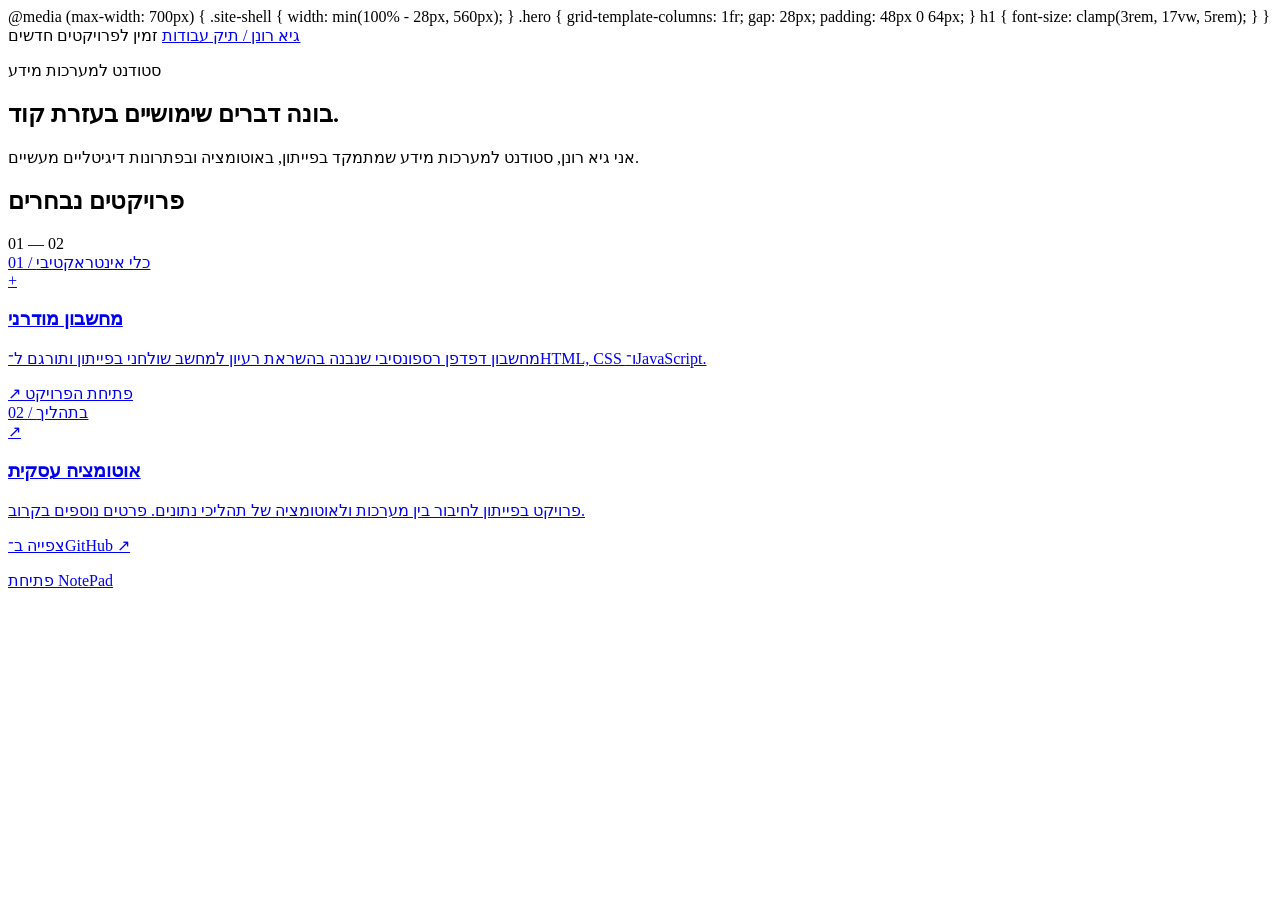
<file: index.html>
@media (max-width: 700px) {            .site-shell { width: min(100% - 28px, 560px); }            .hero { grid-template-columns: 1fr; gap: 28px; padding: 48px 0 64px; }            h1 { font-size: clamp(3rem, 17vw, 5rem); }        }    </style></head><body>    <div class="site-shell">        <header>            <a class="brand" href="index.html">גיא רונן / תיק עבודות</a>            <span class="status">זמין לפרויקטים חדשים</span>        </header>        <main>            <section class="hero">                <div>                    <p class="eyebrow">סטודנט למערכות מידע</p>                    <h1>בונה דברים שימושיים בעזרת קוד.</h1>                </div>                <p class="hero-copy">אני גיא רונן, סטודנט למערכות מידע שמתמקד בפייתון, באוטומציה ובפתרונות דיגיטליים מעשיים.</p>            </section>            <section class="projects" aria-labelledby="projects-title">                <div class="section-heading">                    <h2 id="projects-title">פרויקטים נבחרים</h2>                    <span>01 — 02</span>                </div>                <div class="projects-grid">                    <a class="project-card" href="calculator.html">                        <div>                            <span class="project-number">01 / כלי אינטראקטיבי</span>                            <div class="project-icon" aria-hidden="true">+</div>                            <h3>מחשבון מודרני</h3>                            <p>מחשבון דפדפן רספונסיבי שנבנה בהשראת רעיון למחשב שולחני בפייתון ותורגם ל־HTML, CSS ו־JavaScript.</p>                        </div>                        <span class="project-link">פתיחת הפרויקט <span aria-hidden="true">↗</span></span>                    </a>                    <a class="project-card" href="https://github.com/guy-ronen" target="_blank" rel="noreferrer">                        <div>                            <span class="project-number">02 / בתהליך</span>                            <div class="project-icon" aria-hidden="true">↗</div>                            <h3>אוטומציה עסקית</h3>                            <p>פרויקט בפייתון לחיבור בין מערכות ולאוטומציה של תהליכי נתונים. פרטים נוספים בקרוב.</p>                        </div>                        <span class="project-link">צפייה ב־GitHub <span aria-hidden="true">↗</span></span>                    </a>                </div>            </section>        </main>    </div><p><a href="notepad/">פתיחת NotePad</a></p>
</body></html>
</file>
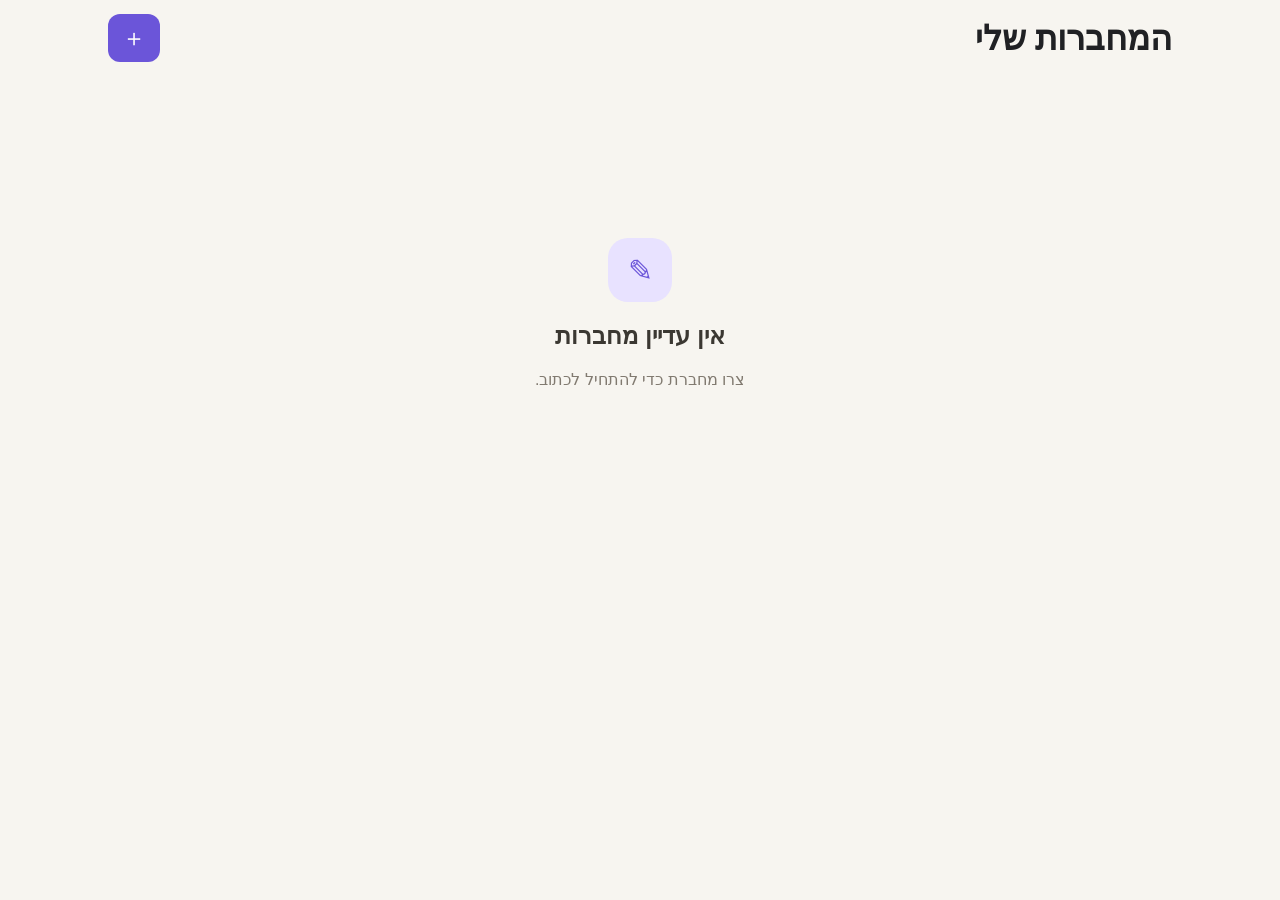
<file: notepad/index.html>
<!doctype html>
<html lang="he" dir="rtl">
<head>
  <meta charset="utf-8">
  <meta name="viewport" content="width=device-width, initial-scale=1, viewport-fit=cover">
  <meta name="theme-color" content="#f7f5f0">
  <link rel="manifest" href="manifest.webmanifest">
  <link rel="stylesheet" href="styles.css">
  <title>NotePad</title>
</head>
<body>
  <main class="app-shell">
    <header class="topbar"><button id="backButton" class="icon-button hidden" aria-label="חזרה">‹</button><h1 id="screenTitle">המחברות שלי</h1><button id="addButton" class="primary-button">＋</button></header>
    <section id="notebooksScreen" class="screen"><div id="notebooksList" class="card-list"></div><div id="emptyNotebooks" class="empty-state hidden"><div class="empty-icon">✎</div><h2>אין עדיין מחברות</h2><p>צרו מחברת כדי להתחיל לכתוב.</p></div></section>
    <section id="pagesScreen" class="screen hidden"><div id="pagesList" class="card-list"></div><div id="emptyPages" class="empty-state hidden"><div class="empty-icon">＋</div><h2>אין עדיין דפים</h2><p>לחצו על ＋ כדי ליצור דף חדש.</p></div></section>
    <section id="editorScreen" class="screen editor-screen hidden">
      <div class="toolbar" aria-label="כלי כתיבה"><button id="toolToggle" class="tool-button active" type="button" aria-label="החלפה בין עט למחק">עט</button><label class="color-control">צבע <input id="colorPicker" type="color" value="#202124"></label><label class="width-control">עובי <input id="widthPicker" type="range" min="1" max="18" value="4"></label><button id="clearButton" class="tool-button">ניקוי דף</button><button id="importButton" class="tool-button">ייבוא PDF</button><button id="exportButton" class="tool-button">ייצוא PDF</button><output id="inputStatus" class="input-status" aria-live="polite">קלט: ממתין לעט</output></div>
      <div id="paperWrap" class="paper-wrap" data-paper="blank"><canvas id="drawingCanvas"></canvas></div>
    </section>
  </main>
  <div id="dialog" class="dialog-backdrop hidden"><form id="newItemForm" class="dialog" autocomplete="off"><h2 id="dialogTitle">מחברת חדשה</h2><input id="itemName" required maxlength="80" placeholder="שם" autofocus><label id="pageTypeField" class="page-type-field hidden">סוג דף<select id="pageType"><option value="blank">ריק</option><option value="ruled">שורות</option><option value="grid">משבצות</option><option value="dotted">נקודות</option><option value="cornell">קורנל</option><option value="music">תווים</option></select></label><div class="dialog-actions"><button type="button" id="cancelDialog" class="tool-button">ביטול</button><button type="submit" class="primary-button">יצירה</button></div></form></div>
  <input id="pdfImporter" type="file" accept="application/pdf" class="hidden">
  <script src="app.js?v=3"></script><script src="canvas.js?v=7"></script>
</body>
</html>
</file>
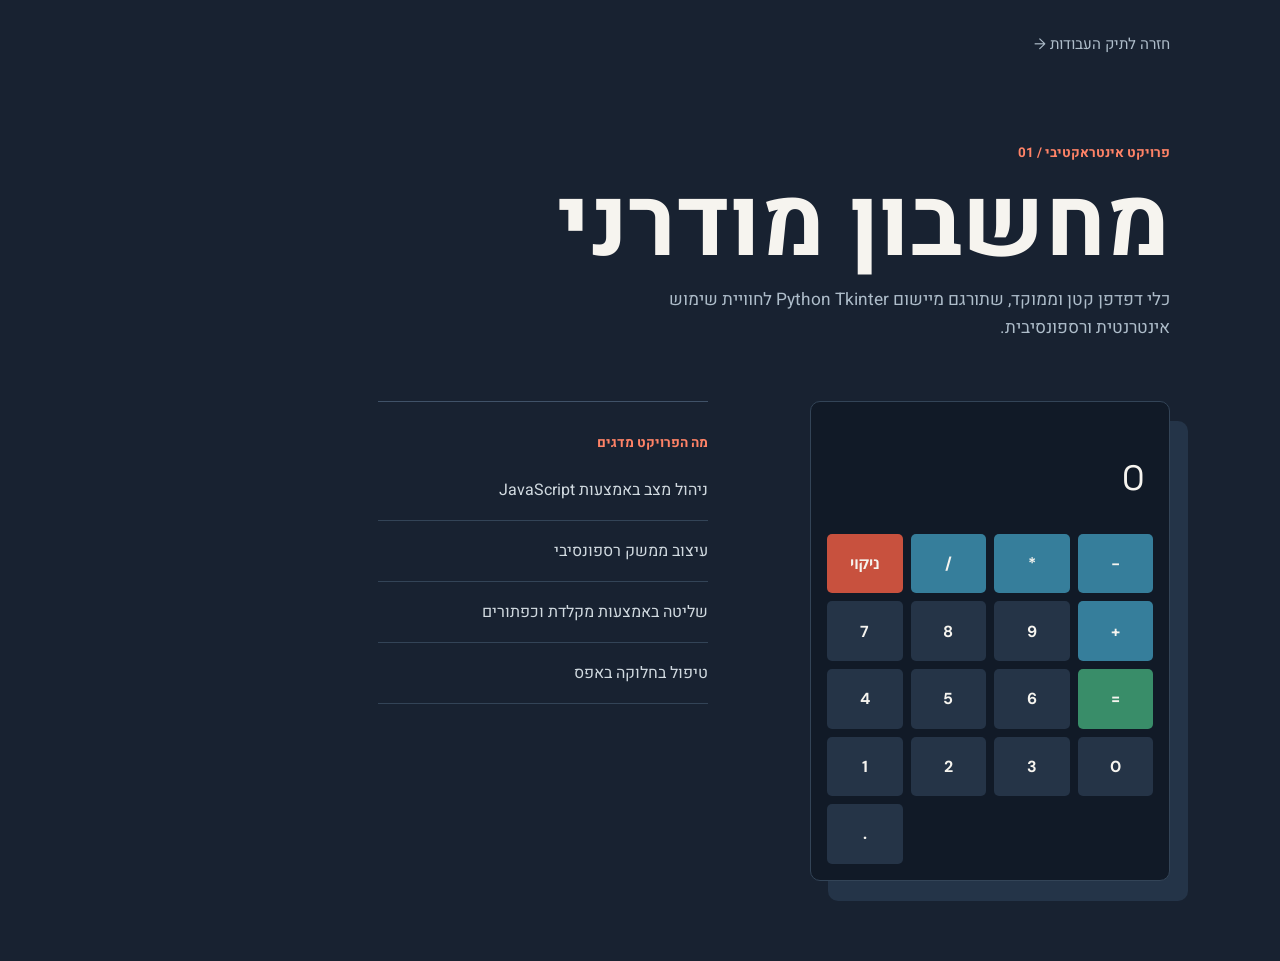
<file: calculator.html>
<!DOCTYPE html>
<html lang="he" dir="rtl">
<head>
    <meta charset="UTF-8">
    <meta name="viewport" content="width=device-width, initial-scale=1.0">
    <title>מחשבון מודרני | גיא רונן</title>
    <link rel="stylesheet" href="calculator.css">
</head>
<body>
    <main class="page-shell">
        <a class="back-link" href="index.html">חזרה לתיק העבודות →</a>

        <section class="project-intro">
            <p class="eyebrow">פרויקט אינטראקטיבי / 01</p>
            <h1>מחשבון מודרני</h1>
            <p class="intro-copy">כלי דפדפן קטן וממוקד, שתורגם מיישום Python Tkinter לחוויית שימוש אינטרנטית ורספונסיבית.</p>
        </section>

        <section class="calculator-layout" aria-label="פרויקט מחשבון">
            <div class="calculator" aria-label="מחשבון">
                <div class="display-area" aria-live="polite">
                    <span id="operation-display" class="operation-display"></span>
                    <output id="display" class="display">0</output>
                </div>
                <div class="button-area" aria-label="כפתורי המחשבון">
                    <button class="button button-clear" data-action="clear">ניקוי</button>
                    <button class="button button-operator" data-operator="/">/</button>
                    <button class="button button-operator" data-operator="*">*</button>
                    <button class="button button-operator" data-operator="-">-</button>
                    <button class="button" data-number="7">7</button>
                    <button class="button" data-number="8">8</button>
                    <button class="button" data-number="9">9</button>
                    <button class="button button-operator" data-operator="+">+</button>
                    <button class="button" data-number="4">4</button>
                    <button class="button" data-number="5">5</button>
                    <button class="button" data-number="6">6</button>
                    <button class="button button-equals" data-action="calculate">=</button>
                    <button class="button" data-number="1">1</button>
                    <button class="button" data-number="2">2</button>
                    <button class="button" data-number="3">3</button>
                    <button class="button" data-number="0">0</button>
                    <button class="button" data-action="decimal">.</button>
                </div>
            </div>

            <aside class="project-notes">
                <span class="note-label">מה הפרויקט מדגים</span>
                <ul>
                    <li>ניהול מצב באמצעות JavaScript</li>
                    <li>עיצוב ממשק רספונסיבי</li>
                    <li>שליטה באמצעות מקלדת וכפתורים</li>
                    <li>טיפול בחלוקה באפס</li>
                </ul>
            </aside>
        </section>
    </main>
    <script src="calculator.js"></script>
</body>
</html>
</file>
<file: notepad/styles.css>
:root {
  color-scheme: light;
  font-family: -apple-system, BlinkMacSystemFont, "Segoe UI", sans-serif;
  color: #202124;
  background: #f7f5f0;
  --accent: #6b55d9;
  --border: #e6e1d8;
}

* { box-sizing: border-box; }
html, body { margin: 0; min-height: 100%; background: #f7f5f0; }
body { overscroll-behavior: none; }
button, input { font: inherit; }
button { cursor: pointer; }
.app-shell { width: min(100%, 1100px); min-height: 100vh; margin: auto; padding: env(safe-area-inset-top) 18px env(safe-area-inset-bottom); }
.topbar { display: flex; align-items: center; gap: 14px; min-height: 76px; }
h1 { flex: 1; margin: 0; font-size: clamp(24px, 4vw, 34px); }
.icon-button, .primary-button, .tool-button { border: 0; border-radius: 12px; min-height: 42px; padding: 8px 14px; }
.icon-button { background: transparent; font-size: 34px; line-height: 1; }
.primary-button { background: var(--accent); color: white; font-size: 24px; min-width: 46px; }
.tool-button { background: #eeeae2; color: #38342e; }
.tool-button.active { background: #ded7ff; color: #4a37a5; }
.tool-button.eraser-active { background: #ffe0db; color: #a53d2c; }
.card-list { display: grid; grid-template-columns: repeat(auto-fill, minmax(240px, 1fr)); gap: 14px; }
.card { position: relative; border: 1px solid var(--border); border-radius: 18px; background: white; min-height: 112px; padding: 20px; box-shadow: 0 2px 8px #2c231008; }
.card-open { width: 100%; border: 0; background: transparent; text-align: right; padding: 0; }
.card-title { font-weight: 700; font-size: 18px; }
.card-meta { color: #817a70; margin-top: 9px; font-size: 14px; }
.delete-button { position: absolute; left: 12px; top: 12px; border: 0; background: transparent; color: #a39b90; font-size: 18px; }
.empty-state { text-align: center; padding: 18vh 20px; color: #817a70; }
.empty-state h2 { color: #3b3832; }
.empty-icon { margin: auto; width: 64px; height: 64px; display: grid; place-items: center; border-radius: 20px; background: #e8e2ff; color: var(--accent); font-size: 30px; }
.hidden { display: none !important; }
.editor-screen { min-height: calc(100vh - 76px); display: flex; flex-direction: column; gap: 12px; }
.toolbar { display: flex; flex-wrap: wrap; align-items: center; gap: 8px; }
.tool-group { display: flex; gap: 6px; }
.color-control, .width-control { display: flex; align-items: center; gap: 7px; background: white; border: 1px solid var(--border); border-radius: 12px; padding: 7px 10px; }
.color-control input { width: 30px; height: 28px; border: 0; padding: 0; }
.paper-wrap { flex: 1; min-height: 65vh; border: 1px solid var(--border); border-radius: 14px; overflow: hidden; background-color: white; box-shadow: 0 3px 14px #2c23100d; }
.paper-wrap[data-paper="ruled"] { background-image: repeating-linear-gradient(to bottom, transparent 0, transparent 31px, #b9d1ee 32px); }
.paper-wrap[data-paper="grid"] { background-image: linear-gradient(#d5e0ed 1px, transparent 1px), linear-gradient(90deg, #d5e0ed 1px, transparent 1px); background-size: 32px 32px; }
.paper-wrap[data-paper="dotted"] { background-image: radial-gradient(#aebdce 1px, transparent 1px); background-size: 22px 22px; }
.paper-wrap[data-paper="cornell"] { background-image: linear-gradient(90deg, transparent 0 110px, #e1a7a7 111px, transparent 112px), repeating-linear-gradient(to bottom, transparent 0, transparent 31px, #b9d1ee 32px); }
.paper-wrap[data-paper="music"] { background-image: repeating-linear-gradient(to bottom, transparent 0, transparent 10px, #9fb3ca 11px, transparent 12px, transparent 22px); }
#drawingCanvas { display: block; width: 100%; height: 100%; min-height: 65vh; touch-action: none; cursor: crosshair; }
.dialog-backdrop { position: fixed; inset: 0; display: grid; place-items: center; padding: 20px; background: #201b2a66; }
.dialog { width: min(100%, 390px); padding: 24px; border-radius: 18px; background: white; box-shadow: 0 12px 40px #0003; }
.dialog h2 { margin-top: 0; }
.dialog input { width: 100%; border: 1px solid var(--border); border-radius: 10px; padding: 12px; }
.page-type-field { display: flex; flex-direction: column; gap: 6px; margin-top: 14px; }
.page-type-field select { border: 1px solid var(--border); border-radius: 10px; padding: 10px; background: white; }
.pdf-preview { width: 100%; height: 240px; border: 0; border-bottom: 1px solid var(--border); }
.imported-pdf { background: white; }
@media print {
  .topbar, .toolbar, .pdf-preview { display: none !important; }
  .app-shell, .editor-screen, .paper-wrap, #drawingCanvas { min-height: 100vh; height: 100vh; }
  .paper-wrap { border: 0; box-shadow: none; }
}
.dialog-actions { display: flex; justify-content: flex-start; gap: 8px; margin-top: 18px; }
@media (max-width: 600px) {
  .app-shell { padding-left: 12px; padding-right: 12px; }
  .toolbar { gap: 6px; }
  .width-control { flex: 1; }
  .width-control input { width: 100%; }
}
</file>
<file: calculator.css>
@import url('https://fonts.googleapis.com/css2?family=DM+Sans:wght@400;500;700&family=Heebo:wght@400;500;700&family=Space+Grotesk:wght@500;600;700&display=swap');

:root {
    color: #f6f4ef;
    background: #182231;
    font-family: "Heebo", "DM Sans", sans-serif;
}

* { box-sizing: border-box; }

body {
    min-height: 100vh;
    margin: 0;
    background: #182231;
}

.page-shell {
    width: min(1060px, calc(100% - 40px));
    margin: 0 auto;
    padding: 32px 0 80px;
}

.back-link {
    color: #aebdca;
    font-size: .95rem;
    text-decoration: none;
}

.back-link:hover { color: #f6f4ef; }

.project-intro { max-width: 680px; padding: 74px 0 58px; }
.eyebrow, .note-label { color: #ff8367; font-size: .84rem; font-weight: 700; letter-spacing: 0; }
.project-intro h1 { margin: 18px 0 16px; font: 700 clamp(3.2rem, 8vw, 6rem) / .92 "Heebo", sans-serif; letter-spacing: 0; }
.intro-copy { max-width: 520px; margin: 0; color: #aebdca; font-size: 1.08rem; line-height: 1.65; }

.calculator-layout { display: grid; grid-template-columns: minmax(280px, 360px) 1fr; align-items: start; gap: clamp(38px, 8vw, 120px); }
.calculator { padding: 16px; border: 1px solid #334457; border-radius: 10px; background: #111a27; box-shadow: 18px 20px 0 #243448; direction: ltr; }
.display-area { min-height: 116px; display: flex; align-items: center; gap: 8px; padding: 14px 8px 10px; }
.operation-display { width: 24px; color: #63c0d8; font-weight: 700; text-align: center; }
.display { flex: 1; min-width: 0; overflow: hidden; color: #f6f4ef; font: 400 2.2rem "Space Grotesk", sans-serif; text-align: right; text-overflow: ellipsis; white-space: nowrap; }
.button-area { display: grid; grid-template-columns: repeat(4, 1fr); grid-template-rows: repeat(5, minmax(55px, 1fr)); gap: 8px; min-height: 330px; }
.button { border: 0; border-radius: 5px; color: #f6f4ef; background: #253447; cursor: pointer; font: 700 1rem "DM Sans", sans-serif; transition: filter .15s ease, transform .15s ease; }
.button:hover { filter: brightness(1.2); }
.button:active { transform: scale(.96); }
.button:focus-visible { outline: 3px solid #ff8367; outline-offset: 2px; }
.button-operator { background: #367e9b; }
.button-clear { background: #c8513e; }
.button-equals { background: #398d69; }

.project-notes { max-width: 330px; padding-top: 28px; border-top: 1px solid #405268; }
.project-notes ul { display: grid; gap: 18px; margin: 24px 0 0; padding: 0; list-style: none; color: #d1dae0; }
.project-notes li { padding-bottom: 18px; border-bottom: 1px solid #334457; }

@media (max-width: 700px) {
    .page-shell { width: min(100% - 28px, 520px); }
    .project-intro { padding: 56px 0 42px; }
    .calculator-layout { grid-template-columns: 1fr; gap: 54px; }
    .project-notes { max-width: none; }
}
</file>
